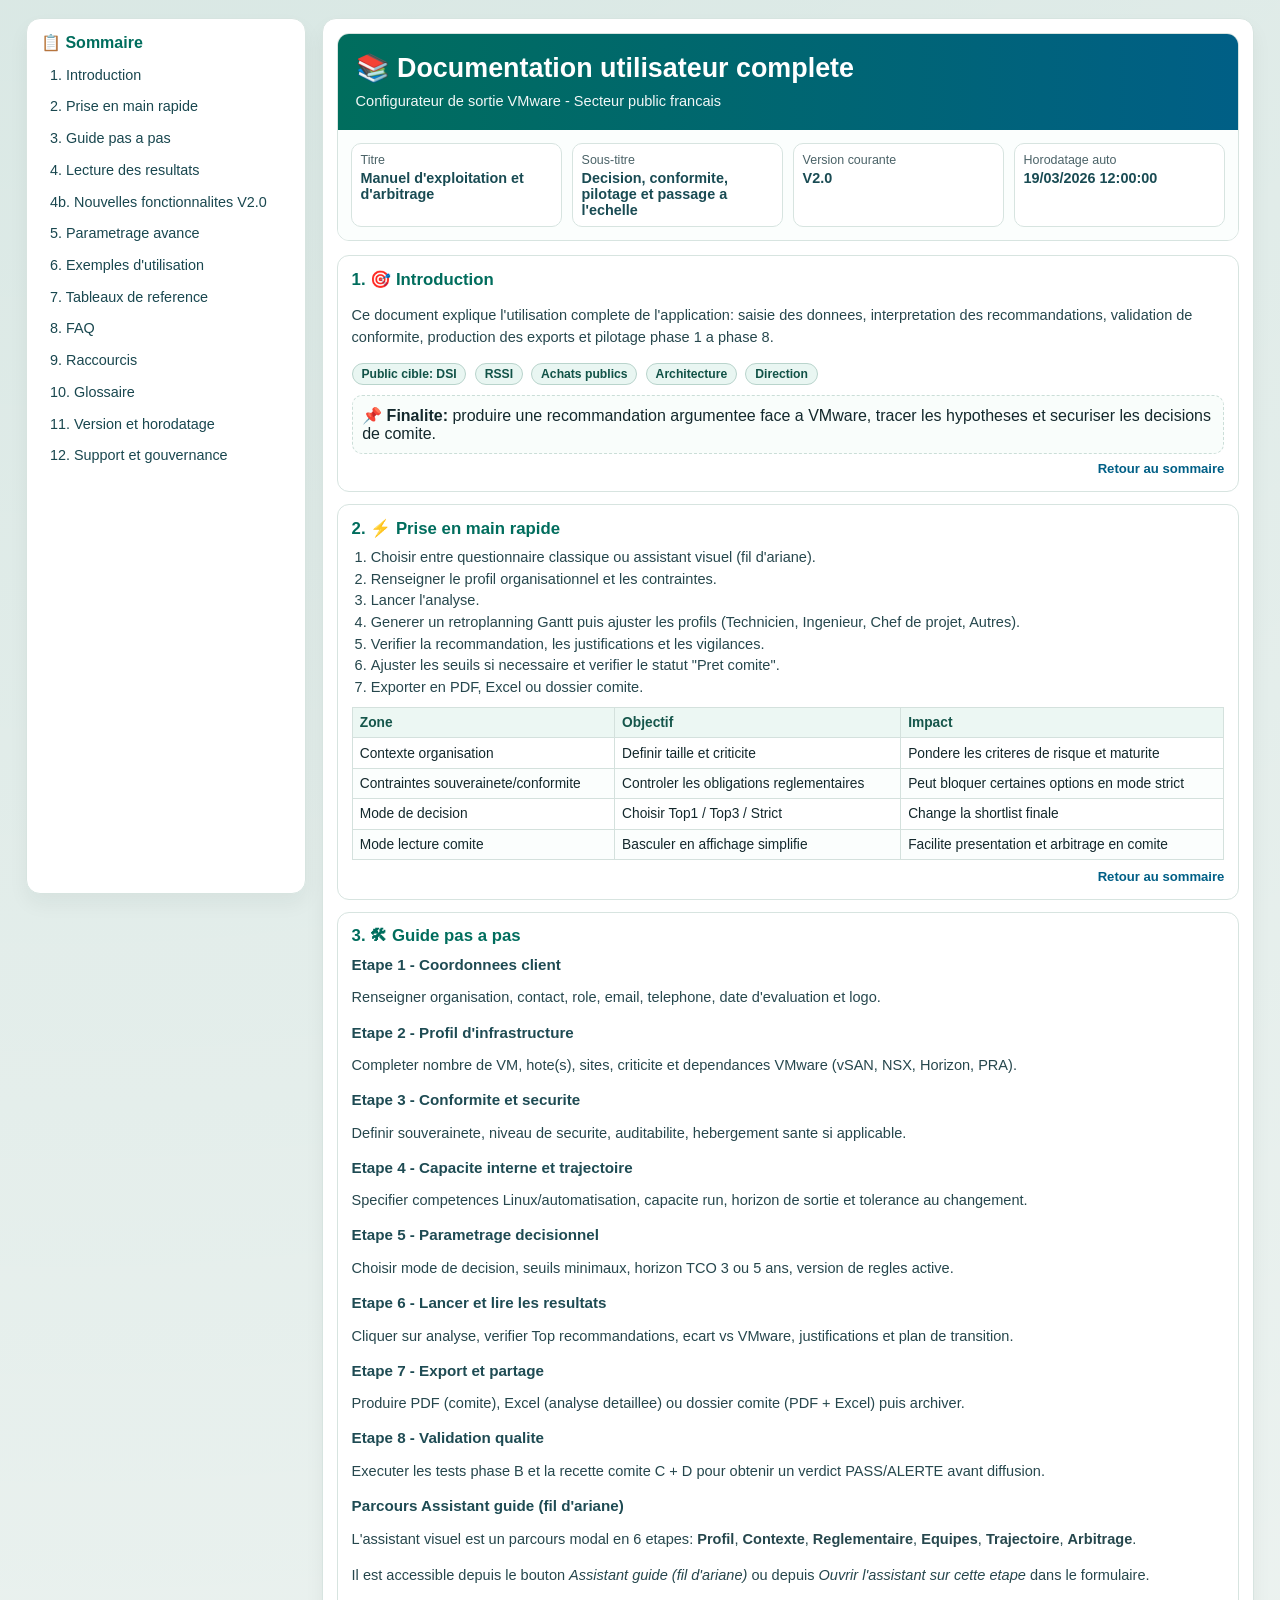
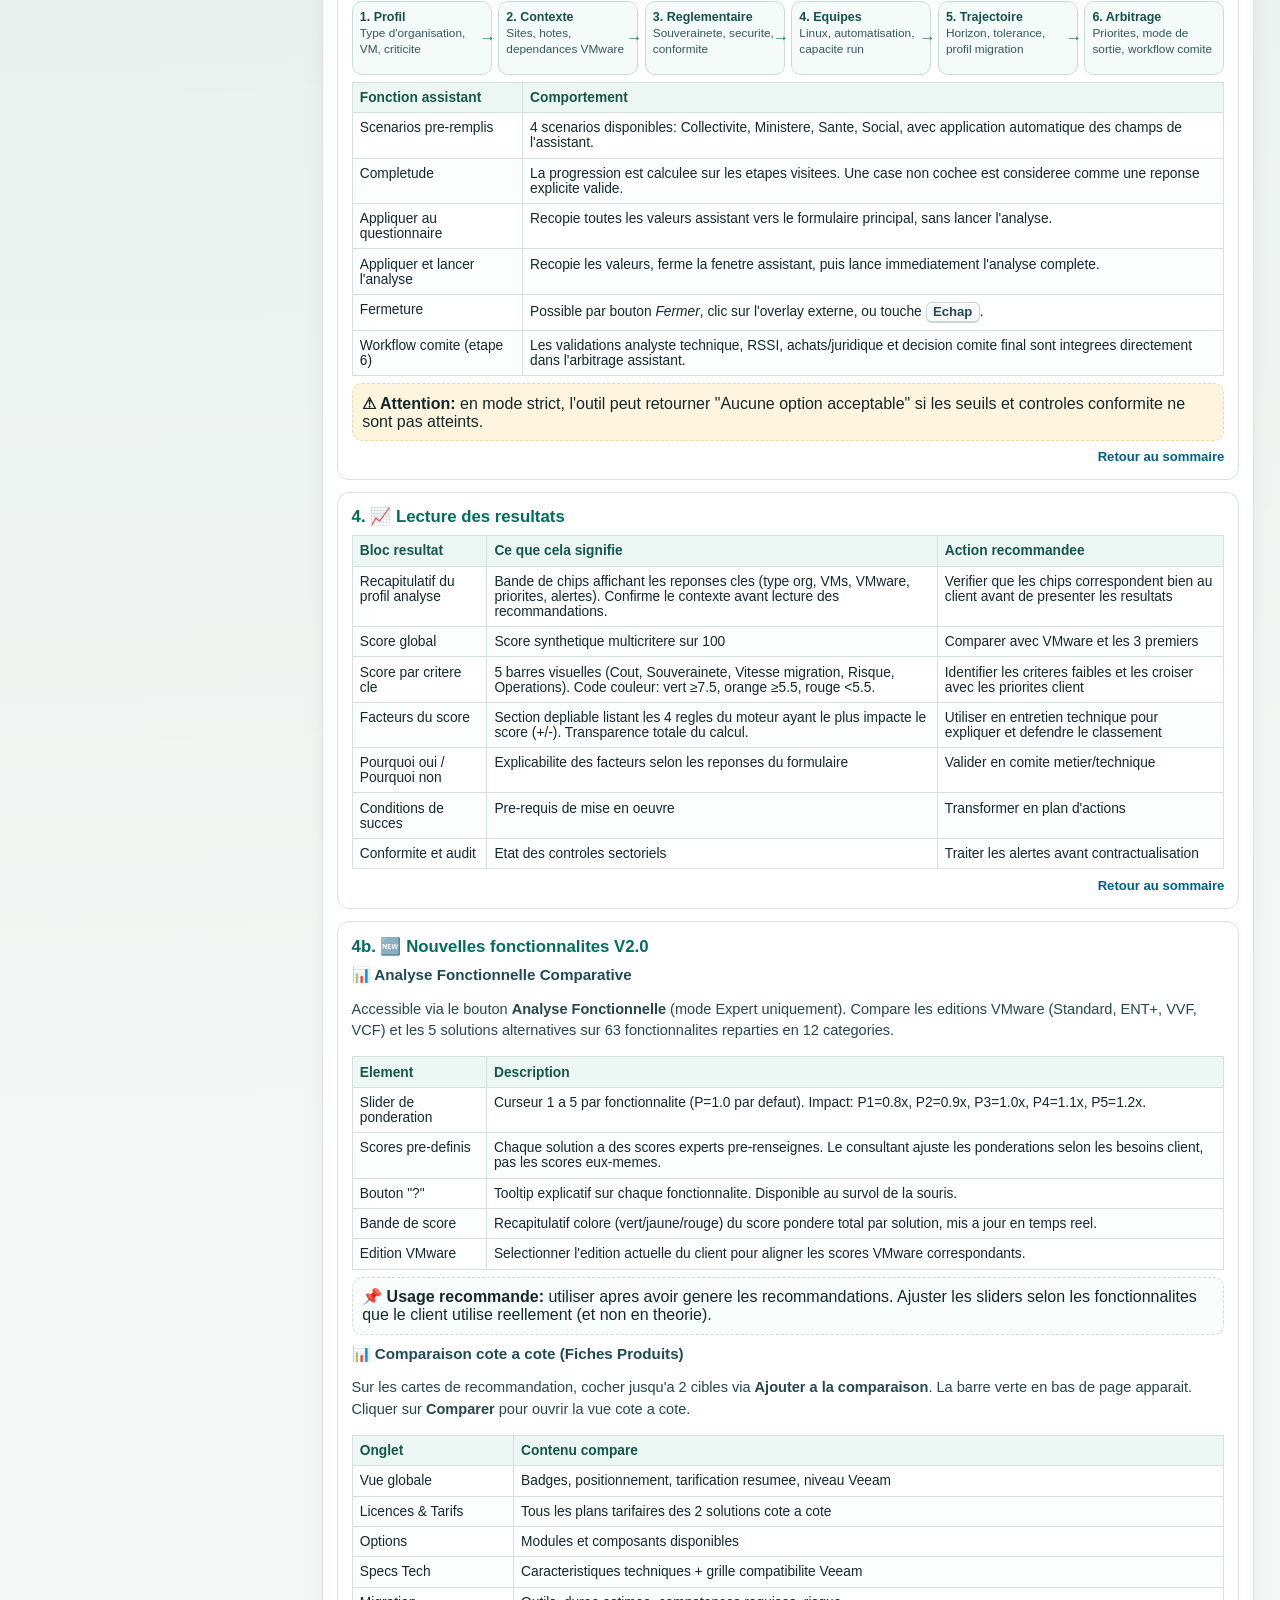
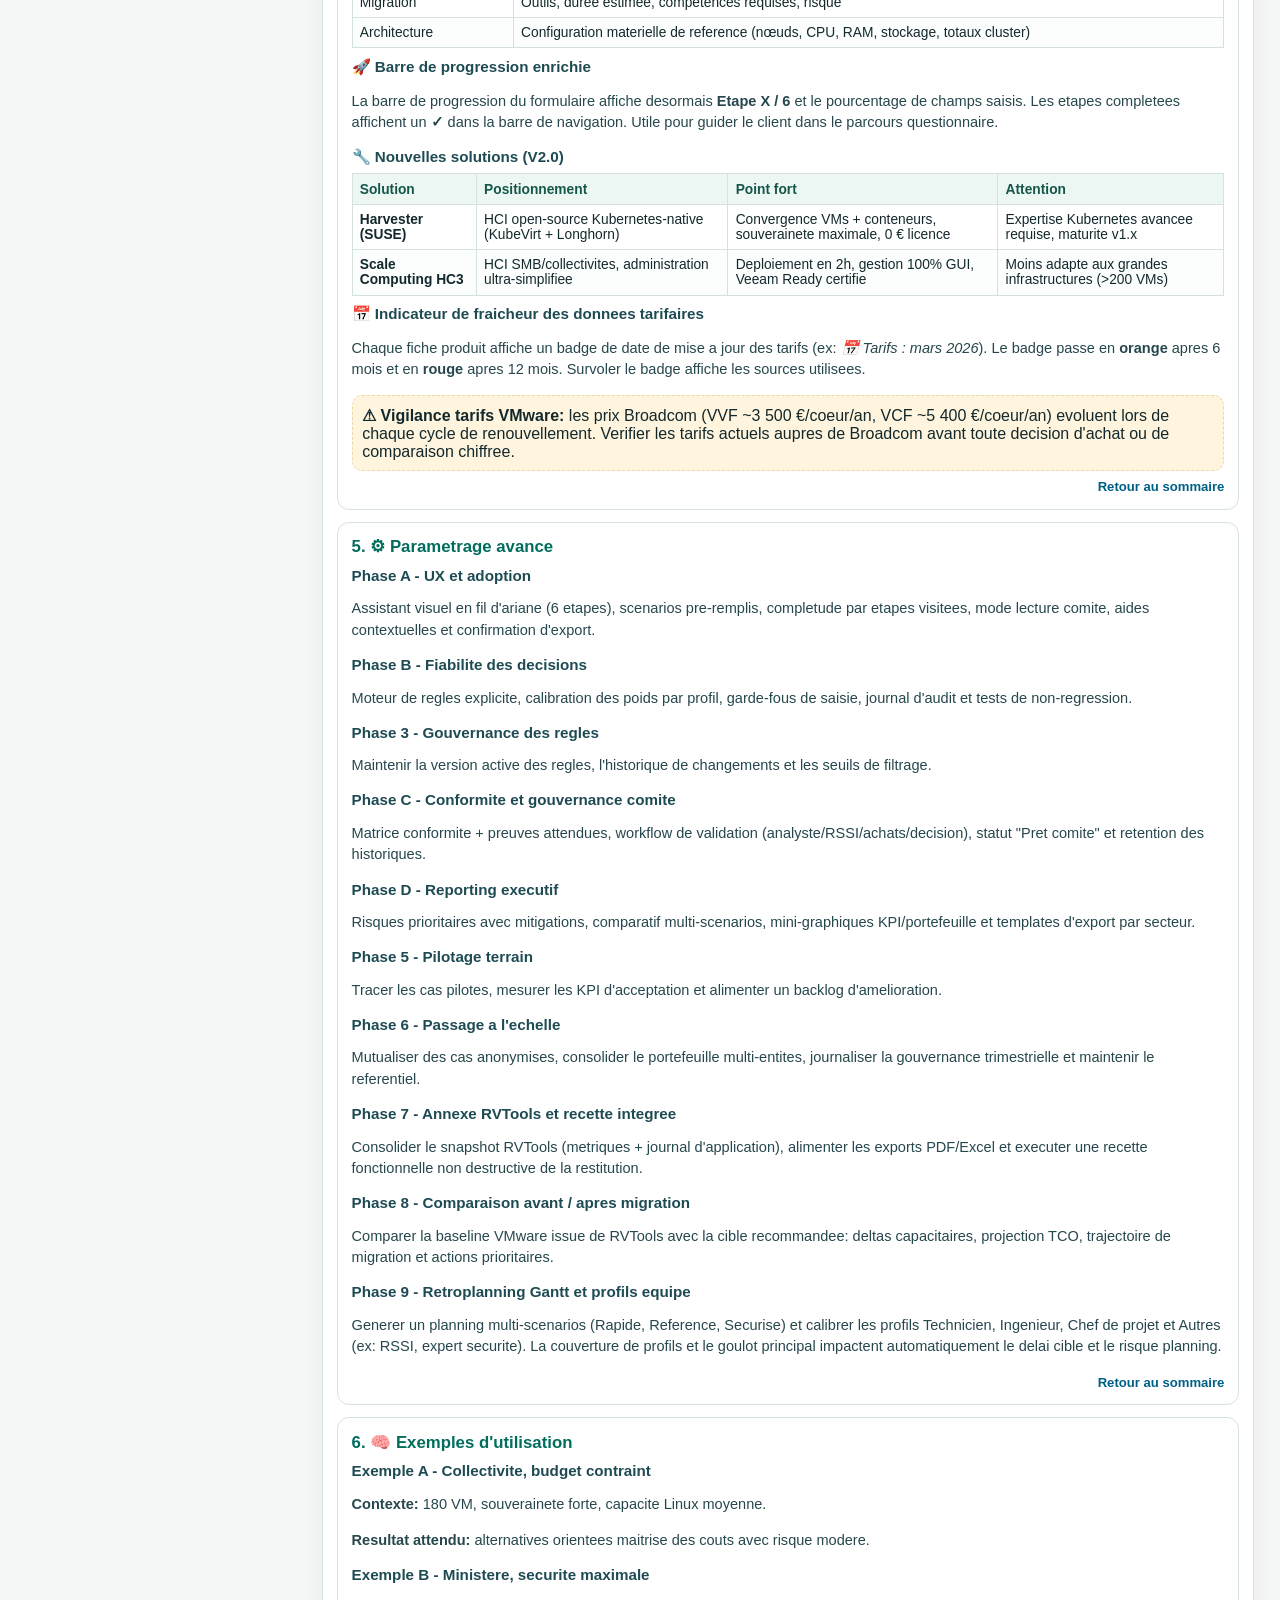
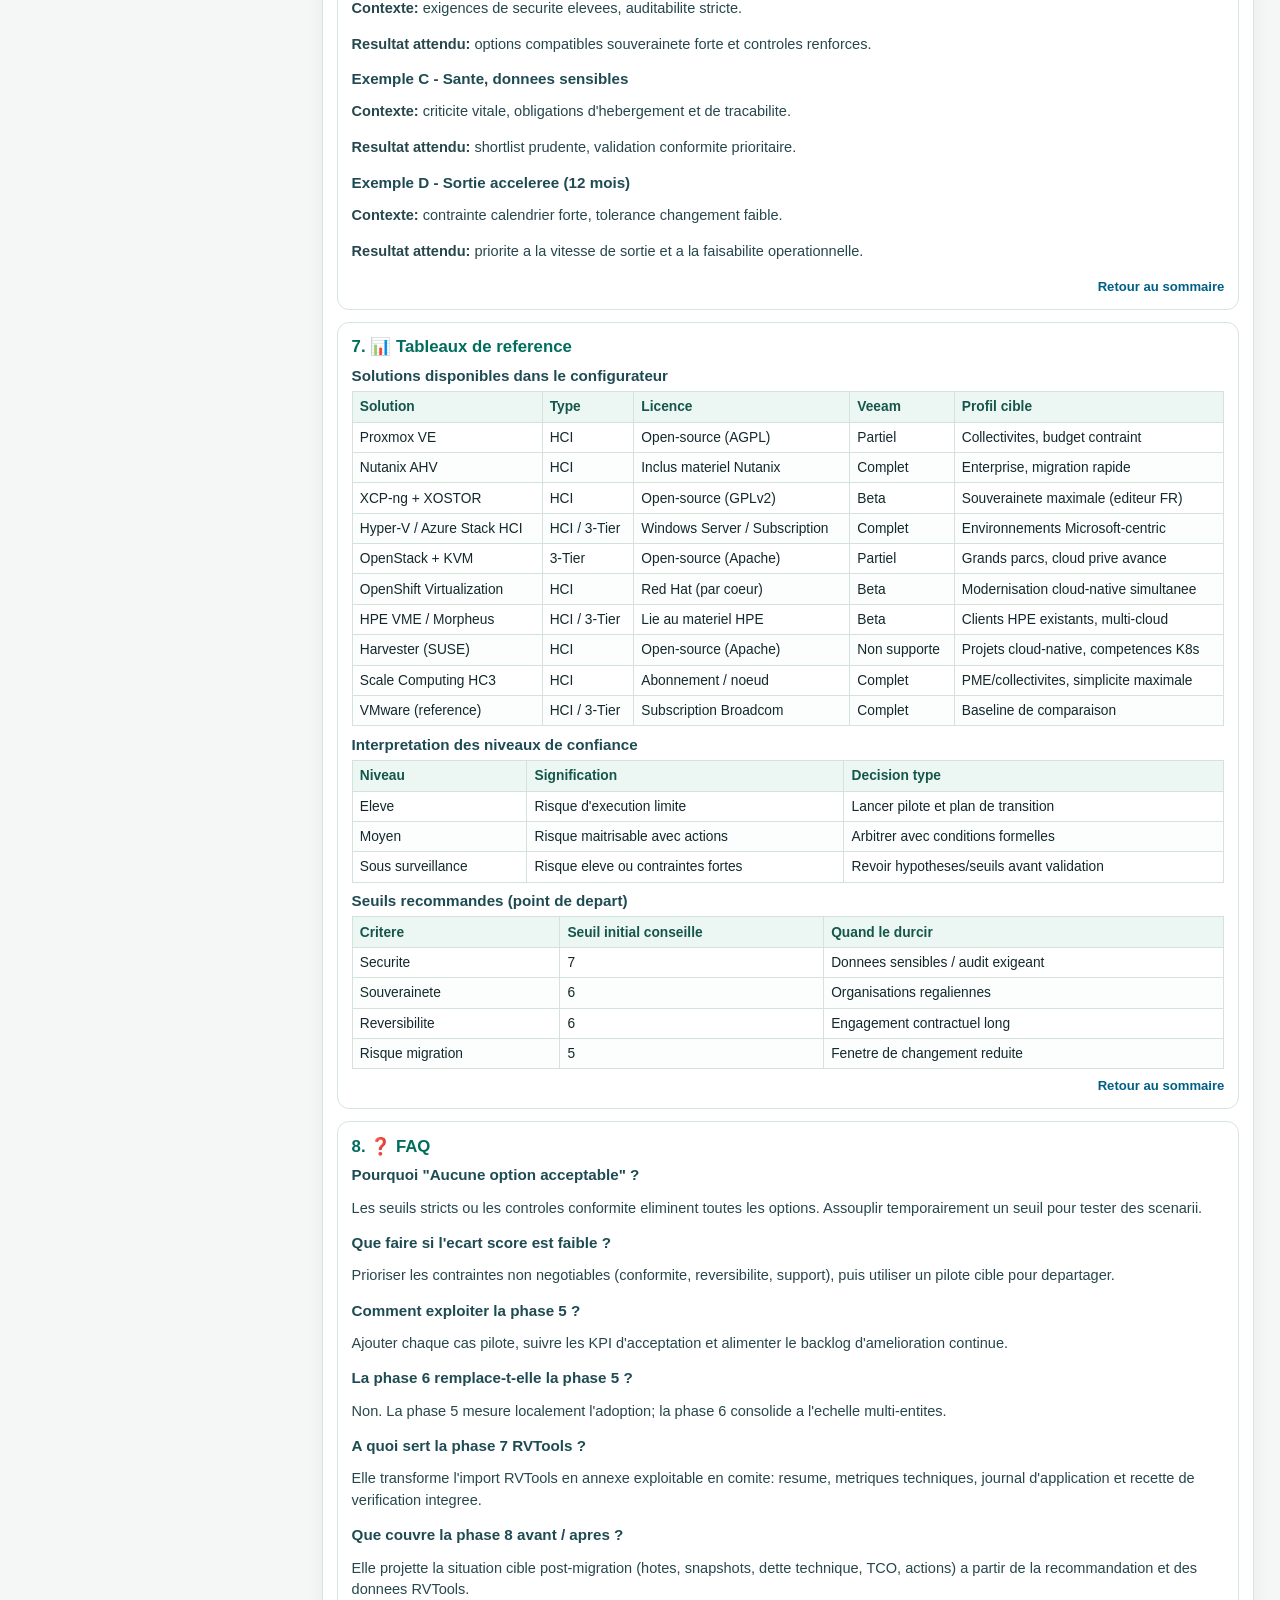
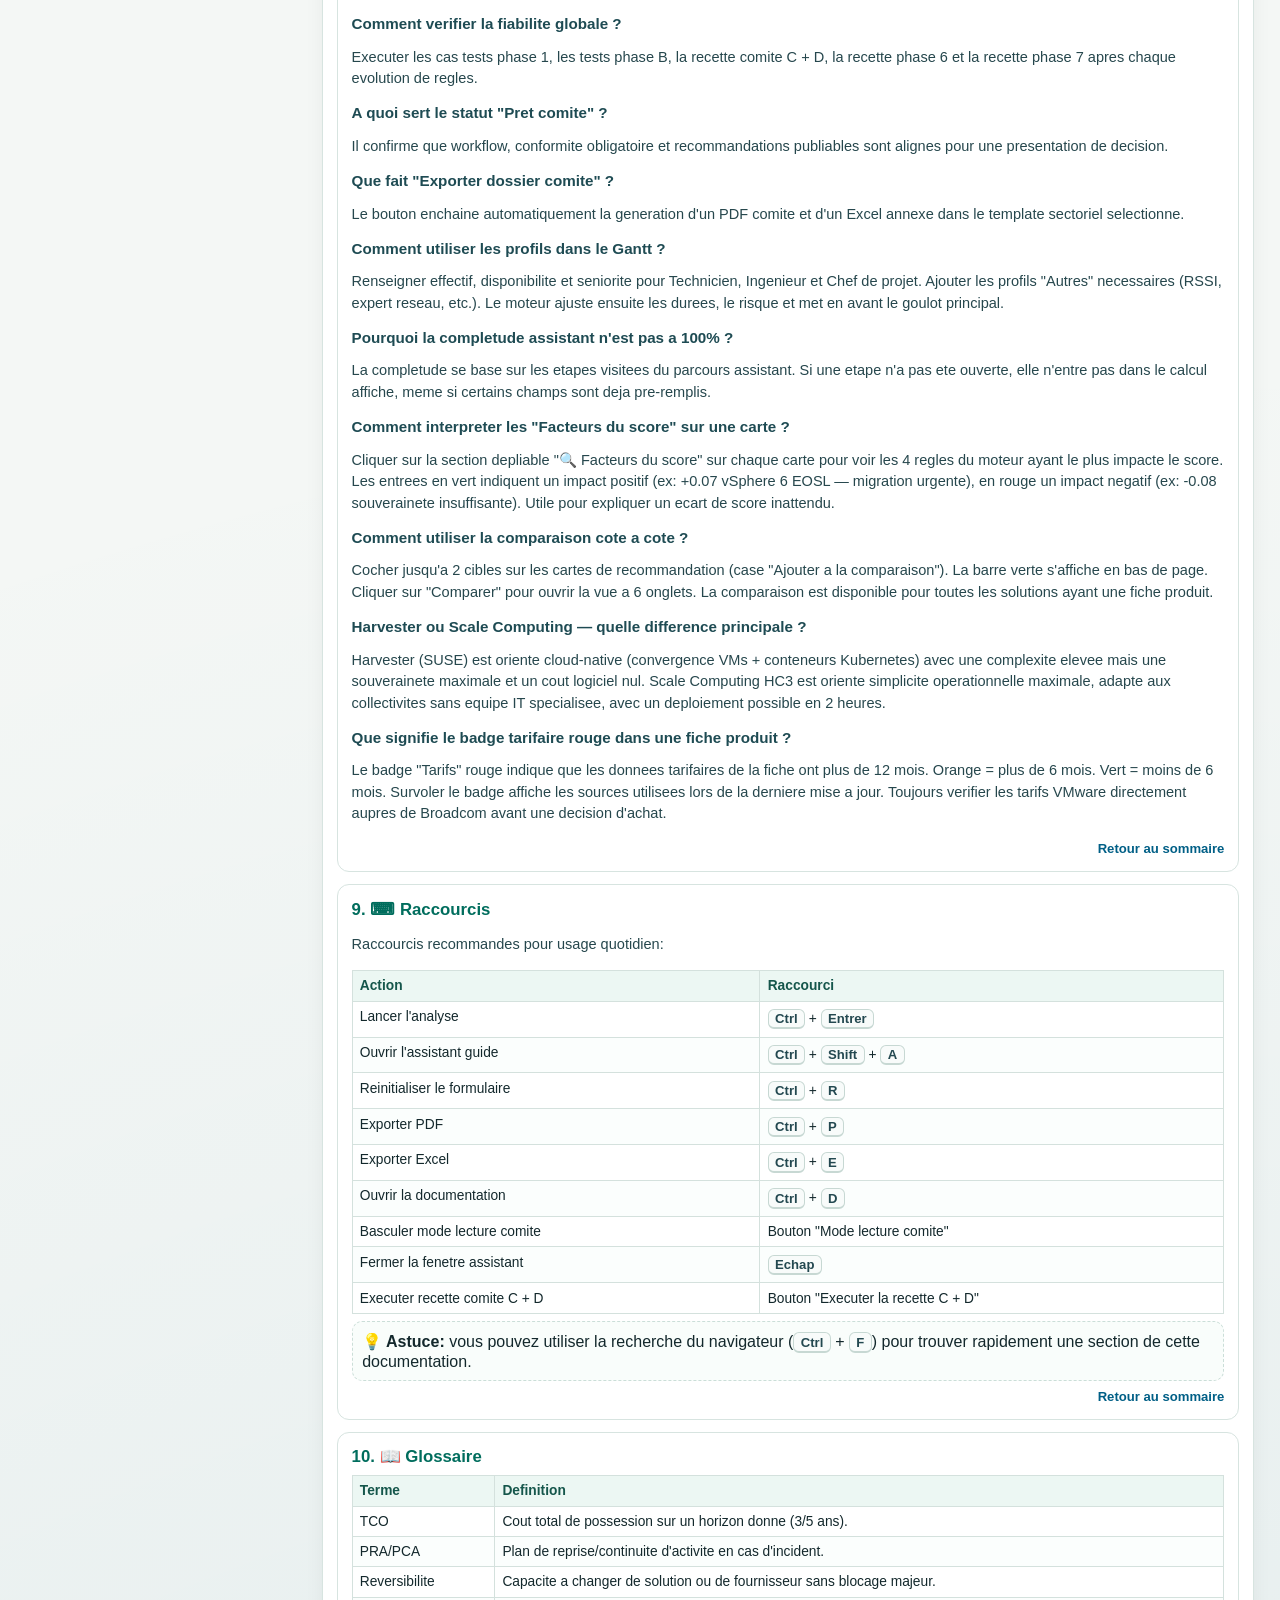
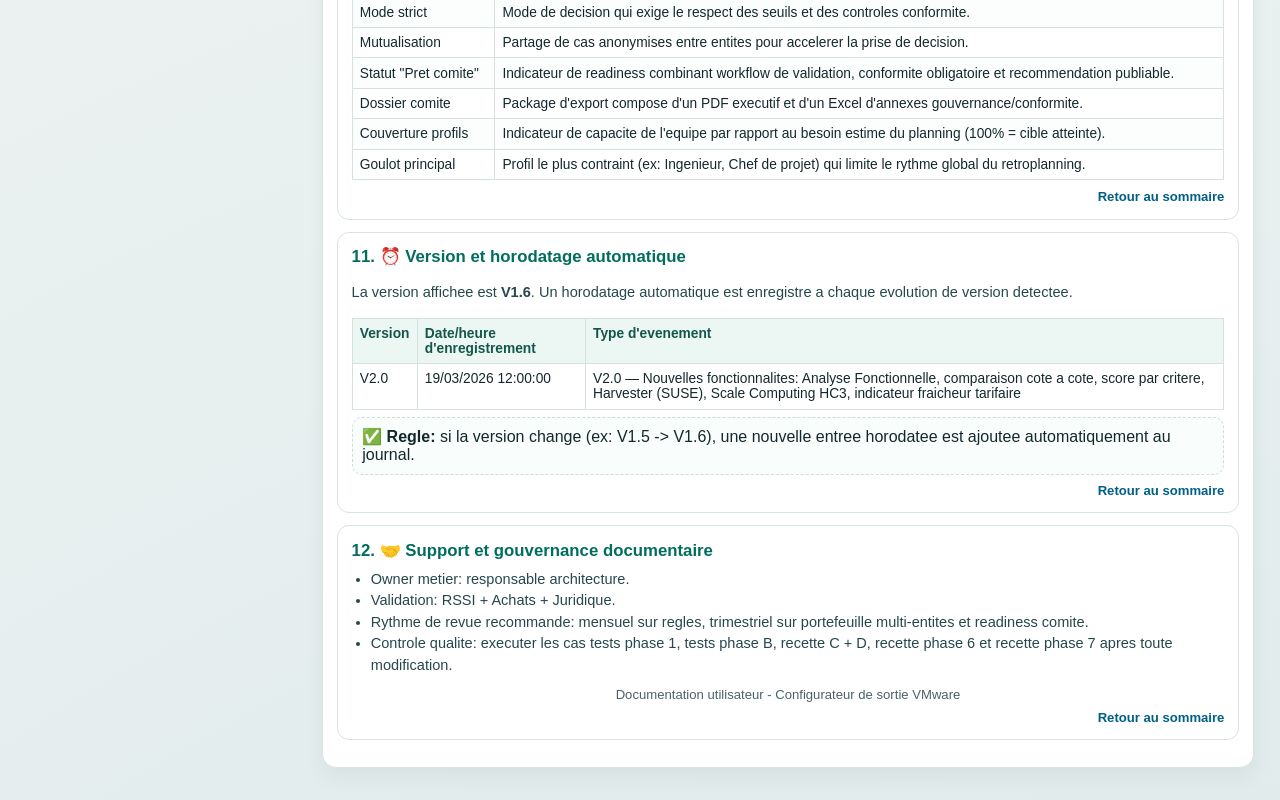
<file: documentation-utilisateur.html>
<!doctype html>
<html lang="fr">
<head>
  <meta charset="utf-8">
  <meta name="viewport" content="width=device-width, initial-scale=1">
  <title>Documentation utilisateur - Configurateur de sortie VMware</title>
  <style>
    :root {
      --bg: #f4f7f5;
      --panel: #ffffff;
      --ink: #13282c;
      --muted: #4a6267;
      --line: #d7e4e0;
      --brand: #006d5d;
      --brand2: #005f86;
      --accent: #e9f6f2;
      --warn: #fff5de;
    }

    * {
      box-sizing: border-box;
    }

    html {
      scroll-behavior: smooth;
    }

    body {
      margin: 0;
      color: var(--ink);
      font-family: "Segoe UI", Tahoma, Geneva, Verdana, sans-serif;
      background:
        radial-gradient(circle at 5% -10%, rgba(0, 109, 93, 0.14), rgba(0, 109, 93, 0) 38%),
        radial-gradient(circle at 95% 120%, rgba(0, 95, 134, 0.14), rgba(0, 95, 134, 0) 36%),
        var(--bg);
    }

    .layout {
      width: min(1320px, 96vw);
      margin: 1.1rem auto 2rem;
      display: grid;
      grid-template-columns: 280px 1fr;
      gap: 1rem;
    }

    .panel {
      background: var(--panel);
      border: 1px solid var(--line);
      border-radius: 14px;
      box-shadow: 0 10px 20px rgba(5, 35, 42, 0.05);
    }

    .toc {
      position: sticky;
      top: 12px;
      padding: 0.9rem;
      max-height: calc(100vh - 24px);
      overflow: auto;
    }

    .toc h2 {
      margin: 0 0 0.5rem;
      font-size: 1rem;
      color: var(--brand);
    }

    .toc a {
      display: block;
      padding: 0.35rem 0.5rem;
      margin: 0.16rem 0;
      text-decoration: none;
      color: #19474f;
      border-radius: 8px;
      border: 1px solid transparent;
      font-size: 0.9rem;
    }

    .toc a:hover {
      background: var(--accent);
      border-color: #cde3db;
    }

    .content {
      padding: 0.9rem;
    }

    .cover {
      border-radius: 12px;
      border: 1px solid var(--line);
      overflow: hidden;
      margin-bottom: 0.85rem;
    }

    .cover-top {
      background: linear-gradient(90deg, var(--brand), var(--brand2));
      color: #fff;
      padding: 1.1rem;
    }

    .cover-top h1 {
      margin: 0;
      font-size: clamp(1.2rem, 2.1vw, 1.9rem);
    }

    .cover-top p {
      margin: 0.45rem 0 0;
      color: #ffffff;
      opacity: 0.95;
    }

    .meta {
      display: grid;
      grid-template-columns: repeat(4, minmax(0, 1fr));
      gap: 0.6rem;
      padding: 0.8rem;
      background: #fbfefd;
    }

    .meta-box {
      border: 1px solid var(--line);
      border-radius: 10px;
      padding: 0.55rem;
      background: #fff;
    }

    .meta-label {
      font-size: 0.78rem;
      color: var(--muted);
      margin-bottom: 0.2rem;
    }

    .meta-value {
      font-weight: 700;
      color: #194b53;
      font-size: 0.9rem;
    }

    section {
      border: 1px solid var(--line);
      border-radius: 12px;
      padding: 0.85rem;
      background: #fff;
      margin-bottom: 0.75rem;
    }

    section h2 {
      margin: 0 0 0.5rem;
      color: var(--brand);
      font-size: 1.05rem;
    }

    h3 {
      margin: 0.6rem 0 0.35rem;
      font-size: 0.95rem;
      color: #1e4b53;
    }

    p,
    li {
      color: #26474d;
      line-height: 1.48;
      font-size: 0.91rem;
    }

    ul,
    ol {
      margin: 0.35rem 0 0.55rem 1.2rem;
      padding: 0;
    }

    .chip {
      display: inline-block;
      border: 1px solid #b9d4cc;
      background: var(--accent);
      color: #115247;
      border-radius: 999px;
      padding: 0.2rem 0.55rem;
      font-size: 0.76rem;
      margin-right: 0.25rem;
      margin-bottom: 0.25rem;
      font-weight: 700;
    }

    .note {
      border: 1px dashed #cbded8;
      background: #f9fdfb;
      border-radius: 10px;
      padding: 0.6rem;
      margin-top: 0.4rem;
    }

    table {
      width: 100%;
      border-collapse: collapse;
      margin: 0.45rem 0;
      font-size: 0.86rem;
    }

    th,
    td {
      border: 1px solid #d4e1dd;
      padding: 0.45rem;
      text-align: left;
      vertical-align: top;
    }

    th {
      background: #ecf7f3;
      color: #15564b;
      font-weight: 700;
    }

    tr:nth-child(even) td {
      background: #fbfefd;
    }

    .warn {
      background: var(--warn);
      border-color: #ead9a6;
    }

    .kdb {
      display: inline-block;
      border: 1px solid #c7d8d3;
      border-bottom-width: 2px;
      border-radius: 6px;
      padding: 0.08rem 0.4rem;
      background: #f8fbfa;
      font-size: 0.82rem;
      font-weight: 700;
      color: #234850;
    }

    .assistant-flow {
      display: grid;
      grid-template-columns: repeat(6, minmax(110px, 1fr));
      gap: 0.4rem;
      margin: 0.55rem 0 0.45rem;
    }

    .assistant-flow-step {
      border: 1px solid #c8ddd6;
      background: #f5fbf9;
      border-radius: 10px;
      padding: 0.5rem 0.45rem;
      position: relative;
      min-height: 74px;
    }

    .assistant-flow-step strong {
      display: block;
      color: #12514a;
      font-size: 0.78rem;
      margin-bottom: 0.16rem;
    }

    .assistant-flow-step span {
      display: block;
      color: #34585e;
      font-size: 0.74rem;
      line-height: 1.3;
    }

    .assistant-flow-step:not(:last-child)::after {
      content: "→";
      position: absolute;
      right: -0.32rem;
      top: 50%;
      transform: translateY(-50%);
      color: #1d7a6a;
      font-weight: 700;
      font-size: 1rem;
      z-index: 2;
    }

    .toplink {
      text-align: right;
      margin-top: 0.35rem;
    }

    .toplink a {
      text-decoration: none;
      color: var(--brand2);
      font-size: 0.82rem;
      font-weight: 700;
    }

    .footer {
      text-align: center;
      color: var(--muted);
      font-size: 0.82rem;
      margin-top: 0.65rem;
    }

    @media (max-width: 1080px) {
      .layout {
        grid-template-columns: 1fr;
      }

      .toc {
        position: static;
        max-height: none;
      }

      .meta {
        grid-template-columns: repeat(2, minmax(0, 1fr));
      }

      .assistant-flow {
        grid-template-columns: repeat(3, minmax(0, 1fr));
      }

      .assistant-flow-step::after {
        display: none;
      }
    }

    @media (max-width: 700px) {
      .meta {
        grid-template-columns: 1fr;
      }

      .assistant-flow {
        grid-template-columns: repeat(2, minmax(0, 1fr));
      }
    }
  </style>
</head>
<body>
  <div class="layout" id="top">
    <aside class="panel toc">
      <h2>&#128203; Sommaire</h2>
      <a href="#ch1">1. Introduction</a>
      <a href="#ch2">2. Prise en main rapide</a>
      <a href="#ch3">3. Guide pas a pas</a>
      <a href="#ch4">4. Lecture des resultats</a>
      <a href="#ch4b">4b. Nouvelles fonctionnalites V2.0</a>
      <a href="#ch5">5. Parametrage avance</a>
      <a href="#ch6">6. Exemples d'utilisation</a>
      <a href="#ch7">7. Tableaux de reference</a>
      <a href="#ch8">8. FAQ</a>
      <a href="#ch9">9. Raccourcis</a>
      <a href="#ch10">10. Glossaire</a>
      <a href="#ch11">11. Version et horodatage</a>
      <a href="#ch12">12. Support et gouvernance</a>
    </aside>

    <main class="panel content">
      <div class="cover">
        <div class="cover-top">
          <h1>&#128218; Documentation utilisateur complete</h1>
          <p>Configurateur de sortie VMware - Secteur public francais</p>
        </div>
        <div class="meta">
          <div class="meta-box">
            <div class="meta-label">Titre</div>
            <div class="meta-value">Manuel d'exploitation et d'arbitrage</div>
          </div>
          <div class="meta-box">
            <div class="meta-label">Sous-titre</div>
            <div class="meta-value">Decision, conformite, pilotage et passage a l'echelle</div>
          </div>
          <div class="meta-box">
            <div class="meta-label">Version courante</div>
            <div class="meta-value" id="docVersion">V1.6</div>
          </div>
          <div class="meta-box">
            <div class="meta-label">Horodatage auto</div>
            <div class="meta-value" id="docTimestamp">-</div>
          </div>
        </div>
      </div>

      <section id="ch1">
        <h2>1. &#127919; Introduction</h2>
        <p>Ce document explique l'utilisation complete de l'application: saisie des donnees, interpretation des recommandations, validation de conformite, production des exports et pilotage phase 1 a phase 8.</p>
        <div>
          <span class="chip">Public cible: DSI</span>
          <span class="chip">RSSI</span>
          <span class="chip">Achats publics</span>
          <span class="chip">Architecture</span>
          <span class="chip">Direction</span>
        </div>
        <div class="note">
          <strong>&#128204; Finalite:</strong> produire une recommandation argumentee face a VMware, tracer les hypotheses et securiser les decisions de comite.
        </div>
        <div class="toplink"><a href="#top">Retour au sommaire</a></div>
      </section>

      <section id="ch2">
        <h2>2. &#9889; Prise en main rapide</h2>
        <ol>
          <li>Choisir entre questionnaire classique ou assistant visuel (fil d'ariane).</li>
          <li>Renseigner le profil organisationnel et les contraintes.</li>
          <li>Lancer l'analyse.</li>
          <li>Generer un retroplanning Gantt puis ajuster les profils (Technicien, Ingenieur, Chef de projet, Autres).</li>
          <li>Verifier la recommandation, les justifications et les vigilances.</li>
          <li>Ajuster les seuils si necessaire et verifier le statut "Pret comite".</li>
          <li>Exporter en PDF, Excel ou dossier comite.</li>
        </ol>
        <table>
          <thead>
            <tr>
              <th>Zone</th>
              <th>Objectif</th>
              <th>Impact</th>
            </tr>
          </thead>
          <tbody>
            <tr>
              <td>Contexte organisation</td>
              <td>Definir taille et criticite</td>
              <td>Pondere les criteres de risque et maturite</td>
            </tr>
            <tr>
              <td>Contraintes souverainete/conformite</td>
              <td>Controler les obligations reglementaires</td>
              <td>Peut bloquer certaines options en mode strict</td>
            </tr>
            <tr>
              <td>Mode de decision</td>
              <td>Choisir Top1 / Top3 / Strict</td>
              <td>Change la shortlist finale</td>
            </tr>
            <tr>
              <td>Mode lecture comite</td>
              <td>Basculer en affichage simplifie</td>
              <td>Facilite presentation et arbitrage en comite</td>
            </tr>
          </tbody>
        </table>
        <div class="toplink"><a href="#top">Retour au sommaire</a></div>
      </section>

      <section id="ch3">
        <h2>3. &#128736; Guide pas a pas</h2>
        <h3>Etape 1 - Coordonnees client</h3>
        <p>Renseigner organisation, contact, role, email, telephone, date d'evaluation et logo.</p>
        <h3>Etape 2 - Profil d'infrastructure</h3>
        <p>Completer nombre de VM, hote(s), sites, criticite et dependances VMware (vSAN, NSX, Horizon, PRA).</p>
        <h3>Etape 3 - Conformite et securite</h3>
        <p>Definir souverainete, niveau de securite, auditabilite, hebergement sante si applicable.</p>
        <h3>Etape 4 - Capacite interne et trajectoire</h3>
        <p>Specifier competences Linux/automatisation, capacite run, horizon de sortie et tolerance au changement.</p>
        <h3>Etape 5 - Parametrage decisionnel</h3>
        <p>Choisir mode de decision, seuils minimaux, horizon TCO 3 ou 5 ans, version de regles active.</p>
        <h3>Etape 6 - Lancer et lire les resultats</h3>
        <p>Cliquer sur analyse, verifier Top recommandations, ecart vs VMware, justifications et plan de transition.</p>
        <h3>Etape 7 - Export et partage</h3>
        <p>Produire PDF (comite), Excel (analyse detaillee) ou dossier comite (PDF + Excel) puis archiver.</p>
        <h3>Etape 8 - Validation qualite</h3>
        <p>Executer les tests phase B et la recette comite C + D pour obtenir un verdict PASS/ALERTE avant diffusion.</p>
        <h3>Parcours Assistant guide (fil d'ariane)</h3>
        <p>L'assistant visuel est un parcours modal en 6 etapes: <strong>Profil</strong>, <strong>Contexte</strong>, <strong>Reglementaire</strong>, <strong>Equipes</strong>, <strong>Trajectoire</strong>, <strong>Arbitrage</strong>.</p>
        <p>Il est accessible depuis le bouton <em>Assistant guide (fil d'ariane)</em> ou depuis <em>Ouvrir l'assistant sur cette etape</em> dans le formulaire.</p>
        <div class="assistant-flow" aria-label="Schema des etapes de l'assistant guide">
          <div class="assistant-flow-step"><strong>1. Profil</strong><span>Type d'organisation, VM, criticite</span></div>
          <div class="assistant-flow-step"><strong>2. Contexte</strong><span>Sites, hotes, dependances VMware</span></div>
          <div class="assistant-flow-step"><strong>3. Reglementaire</strong><span>Souverainete, securite, conformite</span></div>
          <div class="assistant-flow-step"><strong>4. Equipes</strong><span>Linux, automatisation, capacite run</span></div>
          <div class="assistant-flow-step"><strong>5. Trajectoire</strong><span>Horizon, tolerance, profil migration</span></div>
          <div class="assistant-flow-step"><strong>6. Arbitrage</strong><span>Priorites, mode de sortie, workflow comite</span></div>
        </div>
        <table>
          <thead>
            <tr>
              <th>Fonction assistant</th>
              <th>Comportement</th>
            </tr>
          </thead>
          <tbody>
            <tr>
              <td>Scenarios pre-remplis</td>
              <td>4 scenarios disponibles: Collectivite, Ministere, Sante, Social, avec application automatique des champs de l'assistant.</td>
            </tr>
            <tr>
              <td>Completude</td>
              <td>La progression est calculee sur les etapes visitees. Une case non cochee est consideree comme une reponse explicite valide.</td>
            </tr>
            <tr>
              <td>Appliquer au questionnaire</td>
              <td>Recopie toutes les valeurs assistant vers le formulaire principal, sans lancer l'analyse.</td>
            </tr>
            <tr>
              <td>Appliquer et lancer l'analyse</td>
              <td>Recopie les valeurs, ferme la fenetre assistant, puis lance immediatement l'analyse complete.</td>
            </tr>
            <tr>
              <td>Fermeture</td>
              <td>Possible par bouton <em>Fermer</em>, clic sur l'overlay externe, ou touche <span class="kdb">Echap</span>.</td>
            </tr>
            <tr>
              <td>Workflow comite (etape 6)</td>
              <td>Les validations analyste technique, RSSI, achats/juridique et decision comite final sont integrees directement dans l'arbitrage assistant.</td>
            </tr>
          </tbody>
        </table>
        <div class="note warn">
          <strong>&#9888; Attention:</strong> en mode strict, l'outil peut retourner "Aucune option acceptable" si les seuils et controles conformite ne sont pas atteints.
        </div>
        <div class="toplink"><a href="#top">Retour au sommaire</a></div>
      </section>

      <section id="ch4">
        <h2>4. &#128200; Lecture des resultats</h2>
        <table>
          <thead>
            <tr>
              <th>Bloc resultat</th>
              <th>Ce que cela signifie</th>
              <th>Action recommandee</th>
            </tr>
          </thead>
          <tbody>
            <tr>
              <td>Recapitulatif du profil analyse</td>
              <td>Bande de chips affichant les reponses cles (type org, VMs, VMware, priorites, alertes). Confirme le contexte avant lecture des recommandations.</td>
              <td>Verifier que les chips correspondent bien au client avant de presenter les resultats</td>
            </tr>
            <tr>
              <td>Score global</td>
              <td>Score synthetique multicritere sur 100</td>
              <td>Comparer avec VMware et les 3 premiers</td>
            </tr>
            <tr>
              <td>Score par critere cle</td>
              <td>5 barres visuelles (Cout, Souverainete, Vitesse migration, Risque, Operations). Code couleur: vert ≥7.5, orange ≥5.5, rouge &lt;5.5.</td>
              <td>Identifier les criteres faibles et les croiser avec les priorites client</td>
            </tr>
            <tr>
              <td>Facteurs du score</td>
              <td>Section depliable listant les 4 regles du moteur ayant le plus impacte le score (+/-). Transparence totale du calcul.</td>
              <td>Utiliser en entretien technique pour expliquer et defendre le classement</td>
            </tr>
            <tr>
              <td>Pourquoi oui / Pourquoi non</td>
              <td>Explicabilite des facteurs selon les reponses du formulaire</td>
              <td>Valider en comite metier/technique</td>
            </tr>
            <tr>
              <td>Conditions de succes</td>
              <td>Pre-requis de mise en oeuvre</td>
              <td>Transformer en plan d'actions</td>
            </tr>
            <tr>
              <td>Conformite et audit</td>
              <td>Etat des controles sectoriels</td>
              <td>Traiter les alertes avant contractualisation</td>
            </tr>
          </tbody>
        </table>
        <div class="toplink"><a href="#top">Retour au sommaire</a></div>
      </section>

      <section id="ch4b">
        <h2>4b. &#127381; Nouvelles fonctionnalites V2.0</h2>

        <h3>&#128202; Analyse Fonctionnelle Comparative</h3>
        <p>Accessible via le bouton <strong>Analyse Fonctionnelle</strong> (mode Expert uniquement). Compare les editions VMware (Standard, ENT+, VVF, VCF) et les 5 solutions alternatives sur 63 fonctionnalites reparties en 12 categories.</p>
        <table>
          <thead>
            <tr><th>Element</th><th>Description</th></tr>
          </thead>
          <tbody>
            <tr><td>Slider de ponderation</td><td>Curseur 1 a 5 par fonctionnalite (P=1.0 par defaut). Impact: P1=0.8x, P2=0.9x, P3=1.0x, P4=1.1x, P5=1.2x.</td></tr>
            <tr><td>Scores pre-definis</td><td>Chaque solution a des scores experts pre-renseignes. Le consultant ajuste les ponderations selon les besoins client, pas les scores eux-memes.</td></tr>
            <tr><td>Bouton "?"</td><td>Tooltip explicatif sur chaque fonctionnalite. Disponible au survol de la souris.</td></tr>
            <tr><td>Bande de score</td><td>Recapitulatif colore (vert/jaune/rouge) du score pondere total par solution, mis a jour en temps reel.</td></tr>
            <tr><td>Edition VMware</td><td>Selectionner l'edition actuelle du client pour aligner les scores VMware correspondants.</td></tr>
          </tbody>
        </table>
        <div class="note">
          <strong>&#128204; Usage recommande:</strong> utiliser apres avoir genere les recommandations. Ajuster les sliders selon les fonctionnalites que le client utilise reellement (et non en theorie).
        </div>

        <h3>&#128202; Comparaison cote a cote (Fiches Produits)</h3>
        <p>Sur les cartes de recommandation, cocher jusqu'a 2 cibles via <strong>Ajouter a la comparaison</strong>. La barre verte en bas de page apparait. Cliquer sur <strong>Comparer</strong> pour ouvrir la vue cote a cote.</p>
        <table>
          <thead>
            <tr><th>Onglet</th><th>Contenu compare</th></tr>
          </thead>
          <tbody>
            <tr><td>Vue globale</td><td>Badges, positionnement, tarification resumee, niveau Veeam</td></tr>
            <tr><td>Licences &amp; Tarifs</td><td>Tous les plans tarifaires des 2 solutions cote a cote</td></tr>
            <tr><td>Options</td><td>Modules et composants disponibles</td></tr>
            <tr><td>Specs Tech</td><td>Caracteristiques techniques + grille compatibilite Veeam</td></tr>
            <tr><td>Migration</td><td>Outils, duree estimee, competences requises, risque</td></tr>
            <tr><td>Architecture</td><td>Configuration materielle de reference (nœuds, CPU, RAM, stockage, totaux cluster)</td></tr>
          </tbody>
        </table>

        <h3>&#128640; Barre de progression enrichie</h3>
        <p>La barre de progression du formulaire affiche desormais <strong>Etape X / 6</strong> et le pourcentage de champs saisis. Les etapes completees affichent un <strong>✓</strong> dans la barre de navigation. Utile pour guider le client dans le parcours questionnaire.</p>

        <h3>&#128295; Nouvelles solutions (V2.0)</h3>
        <table>
          <thead>
            <tr><th>Solution</th><th>Positionnement</th><th>Point fort</th><th>Attention</th></tr>
          </thead>
          <tbody>
            <tr>
              <td><strong>Harvester (SUSE)</strong></td>
              <td>HCI open-source Kubernetes-native (KubeVirt + Longhorn)</td>
              <td>Convergence VMs + conteneurs, souverainete maximale, 0 € licence</td>
              <td>Expertise Kubernetes avancee requise, maturite v1.x</td>
            </tr>
            <tr>
              <td><strong>Scale Computing HC3</strong></td>
              <td>HCI SMB/collectivites, administration ultra-simplifiee</td>
              <td>Deploiement en 2h, gestion 100% GUI, Veeam Ready certifie</td>
              <td>Moins adapte aux grandes infrastructures (&gt;200 VMs)</td>
            </tr>
          </tbody>
        </table>

        <h3>&#128197; Indicateur de fraicheur des donnees tarifaires</h3>
        <p>Chaque fiche produit affiche un badge de date de mise a jour des tarifs (ex: <em>&#128197; Tarifs : mars 2026</em>). Le badge passe en <strong>orange</strong> apres 6 mois et en <strong>rouge</strong> apres 12 mois. Survoler le badge affiche les sources utilisees.</p>
        <div class="note warn">
          <strong>&#9888; Vigilance tarifs VMware:</strong> les prix Broadcom (VVF ~3 500 €/coeur/an, VCF ~5 400 €/coeur/an) evoluent lors de chaque cycle de renouvellement. Verifier les tarifs actuels aupres de Broadcom avant toute decision d'achat ou de comparaison chiffree.
        </div>
        <div class="toplink"><a href="#top">Retour au sommaire</a></div>
      </section>

      <section id="ch5">
        <h2>5. &#9881; Parametrage avance</h2>
        <h3>Phase A - UX et adoption</h3>
        <p>Assistant visuel en fil d'ariane (6 etapes), scenarios pre-remplis, completude par etapes visitees, mode lecture comite, aides contextuelles et confirmation d'export.</p>
        <h3>Phase B - Fiabilite des decisions</h3>
        <p>Moteur de regles explicite, calibration des poids par profil, garde-fous de saisie, journal d'audit et tests de non-regression.</p>
        <h3>Phase 3 - Gouvernance des regles</h3>
        <p>Maintenir la version active des regles, l'historique de changements et les seuils de filtrage.</p>
        <h3>Phase C - Conformite et gouvernance comite</h3>
        <p>Matrice conformite + preuves attendues, workflow de validation (analyste/RSSI/achats/decision), statut "Pret comite" et retention des historiques.</p>
        <h3>Phase D - Reporting executif</h3>
        <p>Risques prioritaires avec mitigations, comparatif multi-scenarios, mini-graphiques KPI/portefeuille et templates d'export par secteur.</p>
        <h3>Phase 5 - Pilotage terrain</h3>
        <p>Tracer les cas pilotes, mesurer les KPI d'acceptation et alimenter un backlog d'amelioration.</p>
        <h3>Phase 6 - Passage a l'echelle</h3>
        <p>Mutualiser des cas anonymises, consolider le portefeuille multi-entites, journaliser la gouvernance trimestrielle et maintenir le referentiel.</p>
        <h3>Phase 7 - Annexe RVTools et recette integree</h3>
        <p>Consolider le snapshot RVTools (metriques + journal d'application), alimenter les exports PDF/Excel et executer une recette fonctionnelle non destructive de la restitution.</p>
        <h3>Phase 8 - Comparaison avant / apres migration</h3>
        <p>Comparer la baseline VMware issue de RVTools avec la cible recommandee: deltas capacitaires, projection TCO, trajectoire de migration et actions prioritaires.</p>
        <h3>Phase 9 - Retroplanning Gantt et profils equipe</h3>
        <p>Generer un planning multi-scenarios (Rapide, Reference, Securise) et calibrer les profils Technicien, Ingenieur, Chef de projet et Autres (ex: RSSI, expert securite). La couverture de profils et le goulot principal impactent automatiquement le delai cible et le risque planning.</p>
        <div class="toplink"><a href="#top">Retour au sommaire</a></div>
      </section>

      <section id="ch6">
        <h2>6. &#129504; Exemples d'utilisation</h2>
        <h3>Exemple A - Collectivite, budget contraint</h3>
        <p><strong>Contexte:</strong> 180 VM, souverainete forte, capacite Linux moyenne.</p>
        <p><strong>Resultat attendu:</strong> alternatives orientees maitrise des couts avec risque modere.</p>

        <h3>Exemple B - Ministere, securite maximale</h3>
        <p><strong>Contexte:</strong> exigences de securite elevees, auditabilite stricte.</p>
        <p><strong>Resultat attendu:</strong> options compatibles souverainete forte et controles renforces.</p>

        <h3>Exemple C - Sante, donnees sensibles</h3>
        <p><strong>Contexte:</strong> criticite vitale, obligations d'hebergement et de tracabilite.</p>
        <p><strong>Resultat attendu:</strong> shortlist prudente, validation conformite prioritaire.</p>

        <h3>Exemple D - Sortie acceleree (12 mois)</h3>
        <p><strong>Contexte:</strong> contrainte calendrier forte, tolerance changement faible.</p>
        <p><strong>Resultat attendu:</strong> priorite a la vitesse de sortie et a la faisabilite operationnelle.</p>
        <div class="toplink"><a href="#top">Retour au sommaire</a></div>
      </section>

      <section id="ch7">
        <h2>7. &#128202; Tableaux de reference</h2>
        <h3>Solutions disponibles dans le configurateur</h3>
        <table>
          <thead>
            <tr><th>Solution</th><th>Type</th><th>Licence</th><th>Veeam</th><th>Profil cible</th></tr>
          </thead>
          <tbody>
            <tr><td>Proxmox VE</td><td>HCI</td><td>Open-source (AGPL)</td><td>Partiel</td><td>Collectivites, budget contraint</td></tr>
            <tr><td>Nutanix AHV</td><td>HCI</td><td>Inclus materiel Nutanix</td><td>Complet</td><td>Enterprise, migration rapide</td></tr>
            <tr><td>XCP-ng + XOSTOR</td><td>HCI</td><td>Open-source (GPLv2)</td><td>Beta</td><td>Souverainete maximale (editeur FR)</td></tr>
            <tr><td>Hyper-V / Azure Stack HCI</td><td>HCI / 3-Tier</td><td>Windows Server / Subscription</td><td>Complet</td><td>Environnements Microsoft-centric</td></tr>
            <tr><td>OpenStack + KVM</td><td>3-Tier</td><td>Open-source (Apache)</td><td>Partiel</td><td>Grands parcs, cloud prive avance</td></tr>
            <tr><td>OpenShift Virtualization</td><td>HCI</td><td>Red Hat (par coeur)</td><td>Beta</td><td>Modernisation cloud-native simultanee</td></tr>
            <tr><td>HPE VME / Morpheus</td><td>HCI / 3-Tier</td><td>Lie au materiel HPE</td><td>Beta</td><td>Clients HPE existants, multi-cloud</td></tr>
            <tr><td>Harvester (SUSE)</td><td>HCI</td><td>Open-source (Apache)</td><td>Non supporte</td><td>Projets cloud-native, competences K8s</td></tr>
            <tr><td>Scale Computing HC3</td><td>HCI</td><td>Abonnement / noeud</td><td>Complet</td><td>PME/collectivites, simplicite maximale</td></tr>
            <tr><td>VMware (reference)</td><td>HCI / 3-Tier</td><td>Subscription Broadcom</td><td>Complet</td><td>Baseline de comparaison</td></tr>
          </tbody>
        </table>
        <h3>Interpretation des niveaux de confiance</h3>
        <table>
          <thead>
            <tr>
              <th>Niveau</th>
              <th>Signification</th>
              <th>Decision type</th>
            </tr>
          </thead>
          <tbody>
            <tr>
              <td>Eleve</td>
              <td>Risque d'execution limite</td>
              <td>Lancer pilote et plan de transition</td>
            </tr>
            <tr>
              <td>Moyen</td>
              <td>Risque maitrisable avec actions</td>
              <td>Arbitrer avec conditions formelles</td>
            </tr>
            <tr>
              <td>Sous surveillance</td>
              <td>Risque eleve ou contraintes fortes</td>
              <td>Revoir hypotheses/seuils avant validation</td>
            </tr>
          </tbody>
        </table>

        <h3>Seuils recommandes (point de depart)</h3>
        <table>
          <thead>
            <tr>
              <th>Critere</th>
              <th>Seuil initial conseille</th>
              <th>Quand le durcir</th>
            </tr>
          </thead>
          <tbody>
            <tr>
              <td>Securite</td>
              <td>7</td>
              <td>Donnees sensibles / audit exigeant</td>
            </tr>
            <tr>
              <td>Souverainete</td>
              <td>6</td>
              <td>Organisations regaliennes</td>
            </tr>
            <tr>
              <td>Reversibilite</td>
              <td>6</td>
              <td>Engagement contractuel long</td>
            </tr>
            <tr>
              <td>Risque migration</td>
              <td>5</td>
              <td>Fenetre de changement reduite</td>
            </tr>
          </tbody>
        </table>
        <div class="toplink"><a href="#top">Retour au sommaire</a></div>
      </section>

      <section id="ch8">
        <h2>8. &#10067; FAQ</h2>
        <h3>Pourquoi "Aucune option acceptable" ?</h3>
        <p>Les seuils stricts ou les controles conformite eliminent toutes les options. Assouplir temporairement un seuil pour tester des scenarii.</p>
        <h3>Que faire si l'ecart score est faible ?</h3>
        <p>Prioriser les contraintes non negotiables (conformite, reversibilite, support), puis utiliser un pilote cible pour departager.</p>
        <h3>Comment exploiter la phase 5 ?</h3>
        <p>Ajouter chaque cas pilote, suivre les KPI d'acceptation et alimenter le backlog d'amelioration continue.</p>
        <h3>La phase 6 remplace-t-elle la phase 5 ?</h3>
        <p>Non. La phase 5 mesure localement l'adoption; la phase 6 consolide a l'echelle multi-entites.</p>
        <h3>A quoi sert la phase 7 RVTools ?</h3>
        <p>Elle transforme l'import RVTools en annexe exploitable en comite: resume, metriques techniques, journal d'application et recette de verification integree.</p>
        <h3>Que couvre la phase 8 avant / apres ?</h3>
        <p>Elle projette la situation cible post-migration (hotes, snapshots, dette technique, TCO, actions) a partir de la recommandation et des donnees RVTools.</p>
        <h3>Comment verifier la fiabilite globale ?</h3>
        <p>Executer les cas tests phase 1, les tests phase B, la recette comite C + D, la recette phase 6 et la recette phase 7 apres chaque evolution de regles.</p>
        <h3>A quoi sert le statut "Pret comite" ?</h3>
        <p>Il confirme que workflow, conformite obligatoire et recommandations publiables sont alignes pour une presentation de decision.</p>
        <h3>Que fait "Exporter dossier comite" ?</h3>
        <p>Le bouton enchaine automatiquement la generation d'un PDF comite et d'un Excel annexe dans le template sectoriel selectionne.</p>
        <h3>Comment utiliser les profils dans le Gantt ?</h3>
        <p>Renseigner effectif, disponibilite et seniorite pour Technicien, Ingenieur et Chef de projet. Ajouter les profils "Autres" necessaires (RSSI, expert reseau, etc.). Le moteur ajuste ensuite les durees, le risque et met en avant le goulot principal.</p>
        <h3>Pourquoi la completude assistant n'est pas a 100% ?</h3>
        <p>La completude se base sur les etapes visitees du parcours assistant. Si une etape n'a pas ete ouverte, elle n'entre pas dans le calcul affiche, meme si certains champs sont deja pre-remplis.</p>
        <h3>Comment interpreter les "Facteurs du score" sur une carte ?</h3>
        <p>Cliquer sur la section depliable "&#128269; Facteurs du score" sur chaque carte pour voir les 4 regles du moteur ayant le plus impacte le score. Les entrees en vert indiquent un impact positif (ex: +0.07 vSphere 6 EOSL — migration urgente), en rouge un impact negatif (ex: -0.08 souverainete insuffisante). Utile pour expliquer un ecart de score inattendu.</p>
        <h3>Comment utiliser la comparaison cote a cote ?</h3>
        <p>Cocher jusqu'a 2 cibles sur les cartes de recommandation (case "Ajouter a la comparaison"). La barre verte s'affiche en bas de page. Cliquer sur "Comparer" pour ouvrir la vue a 6 onglets. La comparaison est disponible pour toutes les solutions ayant une fiche produit.</p>
        <h3>Harvester ou Scale Computing — quelle difference principale ?</h3>
        <p>Harvester (SUSE) est oriente cloud-native (convergence VMs + conteneurs Kubernetes) avec une complexite elevee mais une souverainete maximale et un cout logiciel nul. Scale Computing HC3 est oriente simplicite operationnelle maximale, adapte aux collectivites sans equipe IT specialisee, avec un deploiement possible en 2 heures.</p>
        <h3>Que signifie le badge tarifaire rouge dans une fiche produit ?</h3>
        <p>Le badge "Tarifs" rouge indique que les donnees tarifaires de la fiche ont plus de 12 mois. Orange = plus de 6 mois. Vert = moins de 6 mois. Survoler le badge affiche les sources utilisees lors de la derniere mise a jour. Toujours verifier les tarifs VMware directement aupres de Broadcom avant une decision d'achat.</p>
        <div class="toplink"><a href="#top">Retour au sommaire</a></div>
      </section>

      <section id="ch9">
        <h2>9. &#9000; Raccourcis</h2>
        <p>Raccourcis recommandes pour usage quotidien:</p>
        <table>
          <thead>
            <tr>
              <th>Action</th>
              <th>Raccourci</th>
            </tr>
          </thead>
          <tbody>
            <tr>
              <td>Lancer l'analyse</td>
              <td><span class="kdb">Ctrl</span> + <span class="kdb">Entrer</span></td>
            </tr>
            <tr>
              <td>Ouvrir l'assistant guide</td>
              <td><span class="kdb">Ctrl</span> + <span class="kdb">Shift</span> + <span class="kdb">A</span></td>
            </tr>
            <tr>
              <td>Reinitialiser le formulaire</td>
              <td><span class="kdb">Ctrl</span> + <span class="kdb">R</span></td>
            </tr>
            <tr>
              <td>Exporter PDF</td>
              <td><span class="kdb">Ctrl</span> + <span class="kdb">P</span></td>
            </tr>
            <tr>
              <td>Exporter Excel</td>
              <td><span class="kdb">Ctrl</span> + <span class="kdb">E</span></td>
            </tr>
            <tr>
              <td>Ouvrir la documentation</td>
              <td><span class="kdb">Ctrl</span> + <span class="kdb">D</span></td>
            </tr>
            <tr>
              <td>Basculer mode lecture comite</td>
              <td>Bouton "Mode lecture comite"</td>
            </tr>
            <tr>
              <td>Fermer la fenetre assistant</td>
              <td><span class="kdb">Echap</span></td>
            </tr>
            <tr>
              <td>Executer recette comite C + D</td>
              <td>Bouton "Executer la recette C + D"</td>
            </tr>
          </tbody>
        </table>
        <div class="note">
          <strong>&#128161; Astuce:</strong> vous pouvez utiliser la recherche du navigateur (<span class="kdb">Ctrl</span> + <span class="kdb">F</span>) pour trouver rapidement une section de cette documentation.
        </div>
        <div class="toplink"><a href="#top">Retour au sommaire</a></div>
      </section>

      <section id="ch10">
        <h2>10. &#128214; Glossaire</h2>
        <table>
          <thead>
            <tr>
              <th>Terme</th>
              <th>Definition</th>
            </tr>
          </thead>
          <tbody>
            <tr>
              <td>TCO</td>
              <td>Cout total de possession sur un horizon donne (3/5 ans).</td>
            </tr>
            <tr>
              <td>PRA/PCA</td>
              <td>Plan de reprise/continuite d'activite en cas d'incident.</td>
            </tr>
            <tr>
              <td>Reversibilite</td>
              <td>Capacite a changer de solution ou de fournisseur sans blocage majeur.</td>
            </tr>
            <tr>
              <td>Mode strict</td>
              <td>Mode de decision qui exige le respect des seuils et des controles conformite.</td>
            </tr>
            <tr>
              <td>Mutualisation</td>
              <td>Partage de cas anonymises entre entites pour accelerer la prise de decision.</td>
            </tr>
            <tr>
              <td>Statut "Pret comite"</td>
              <td>Indicateur de readiness combinant workflow de validation, conformite obligatoire et recommendation publiable.</td>
            </tr>
            <tr>
              <td>Dossier comite</td>
              <td>Package d'export compose d'un PDF executif et d'un Excel d'annexes gouvernance/conformite.</td>
            </tr>
            <tr>
              <td>Couverture profils</td>
              <td>Indicateur de capacite de l'equipe par rapport au besoin estime du planning (100% = cible atteinte).</td>
            </tr>
            <tr>
              <td>Goulot principal</td>
              <td>Profil le plus contraint (ex: Ingenieur, Chef de projet) qui limite le rythme global du retroplanning.</td>
            </tr>
          </tbody>
        </table>
        <div class="toplink"><a href="#top">Retour au sommaire</a></div>
      </section>

      <section id="ch11">
        <h2>11. &#9200; Version et horodatage automatique</h2>
        <p>La version affichee est <strong>V1.6</strong>. Un horodatage automatique est enregistre a chaque evolution de version detectee.</p>
        <table>
          <thead>
            <tr>
              <th>Version</th>
              <th>Date/heure d'enregistrement</th>
              <th>Type d'evenement</th>
            </tr>
          </thead>
          <tbody id="historyBody"></tbody>
        </table>
        <div class="note">
          <strong>&#9989; Regle:</strong> si la version change (ex: V1.5 -&gt; V1.6), une nouvelle entree horodatee est ajoutee automatiquement au journal.
        </div>
        <div class="toplink"><a href="#top">Retour au sommaire</a></div>
      </section>

      <section id="ch12">
        <h2>12. &#129309; Support et gouvernance documentaire</h2>
        <ul>
          <li>Owner metier: responsable architecture.</li>
          <li>Validation: RSSI + Achats + Juridique.</li>
          <li>Rythme de revue recommande: mensuel sur regles, trimestriel sur portefeuille multi-entites et readiness comite.</li>
          <li>Controle qualite: executer les cas tests phase 1, tests phase B, recette C + D, recette phase 6 et recette phase 7 apres toute modification.</li>
        </ul>
        <div class="footer">Documentation utilisateur - Configurateur de sortie VMware</div>
        <div class="toplink"><a href="#top">Retour au sommaire</a></div>
      </section>
    </main>
  </div>

  <script>
    (function() {
      const DOC_VERSION = "V2.0";
      const DOC_BUILD_TS = "2026-03-19T12:00:00.000Z";
      const DOC_EVENT = "V2.0 — Nouvelles fonctionnalites: Analyse Fonctionnelle, comparaison cote a cote, score par critere, Harvester (SUSE), Scale Computing HC3, indicateur fraicheur tarifaire";
      const HISTORY_KEY = "vmwareUserDocVersionHistory";
      const nowIso = DOC_BUILD_TS;
      const nowFr = new Date(nowIso).toLocaleString("fr-FR");

      document.getElementById("docVersion").textContent = DOC_VERSION;
      document.getElementById("docTimestamp").textContent = nowFr;

      const raw = localStorage.getItem(HISTORY_KEY);
      const history = raw ? JSON.parse(raw) : [];
      if (!history.length || history[0].version !== DOC_VERSION) {
        history.unshift({
          version: DOC_VERSION,
          timestamp: nowIso,
          event: DOC_EVENT
        });
        localStorage.setItem(HISTORY_KEY, JSON.stringify(history.slice(0, 30)));
      }

      const body = document.getElementById("historyBody");
      const list = JSON.parse(localStorage.getItem(HISTORY_KEY) || "[]");
      body.innerHTML = list.map((item) => {
        return "<tr>" +
          "<td>" + item.version + "</td>" +
          "<td>" + new Date(item.timestamp).toLocaleString("fr-FR") + "</td>" +
          "<td>" + (item.event || "Evolution de version") + "</td>" +
        "</tr>";
      }).join("");
    })();
  </script>
</body>
</html>
</file>
